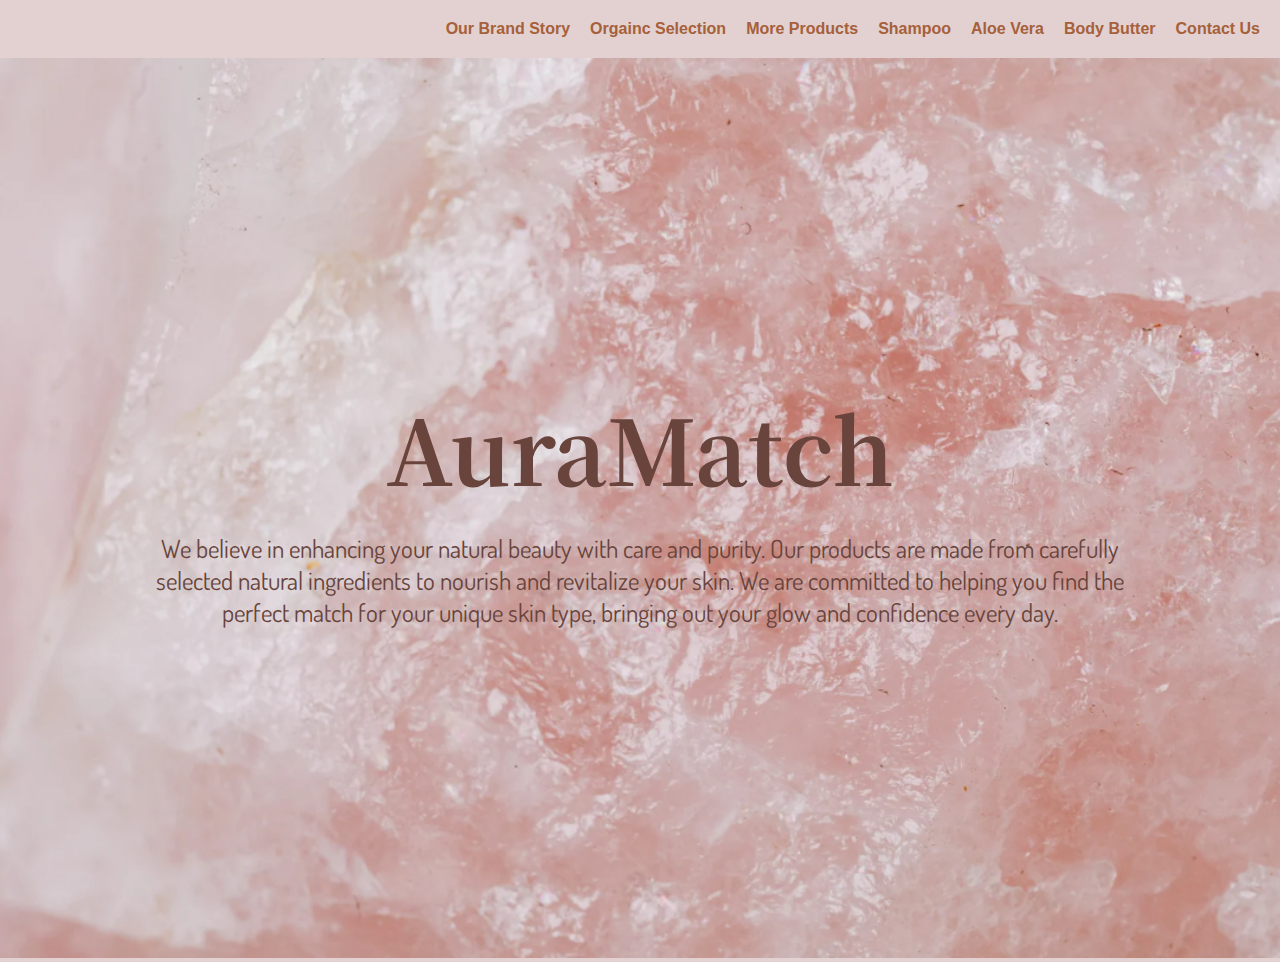
<file: Index.html>
<!DOCTYPE html>
<html lang="en">

<head>
    <meta charset="UTF-8">
    <meta name="viewport" content="width=device-width, initial-scale=1.0">
    <title>AuraMatch</title>
    <link rel="preconnect" href="https://fonts.googleapis.com">
    <link rel="preconnect" href="https://fonts.gstatic.com" crossorigin>
    <link
        href="https://fonts.googleapis.com/css2?family=Dosis:wght@200..800&family=Noto+Serif+JP:wght@200..900&display=swap"
        rel="stylesheet">
    <link rel="stylesheet" href="style.css">
</head>

<body>
    <nav id="navbar">
        <ul class="navbar_list">
            <li><a href="./pages/brandStory.html">Our Brand Story</a></li>
            <li><a href="./pages/organic.html">Orgainc Selection</a></li>
            <li><a href="./pages/moreProducts.html">More Products</a></li>
            <li><a href="./pages/shampoo.html">Shampoo</a></li>
            <li><a href="./pages/aloeVera.html">Aloe Vera</a></li>
            <li><a href="./pages/bodyButter.html">Body Butter</a></li>
            <li><a href="./pages/contact.html">Contact Us</a></li>
        </ul>
    </nav>

    <!-- HERO SECTION -->
    <header class="hero">

        <img src="images/hero.png" class="hero-img" alt="Hero Image">
        <div class="hero-text">
            <h1>AuraMatch</h1>
            <p>
                We believe in enhancing your natural beauty with care and purity.
                Our products are made from carefully selected natural ingredients to nourish and revitalize your skin.
                We are committed to helping you find the perfect match for your unique skin type, bringing out your
                glow and confidence every day.
            </p>


        </div>
    </header>

</body>

</html>
</file>
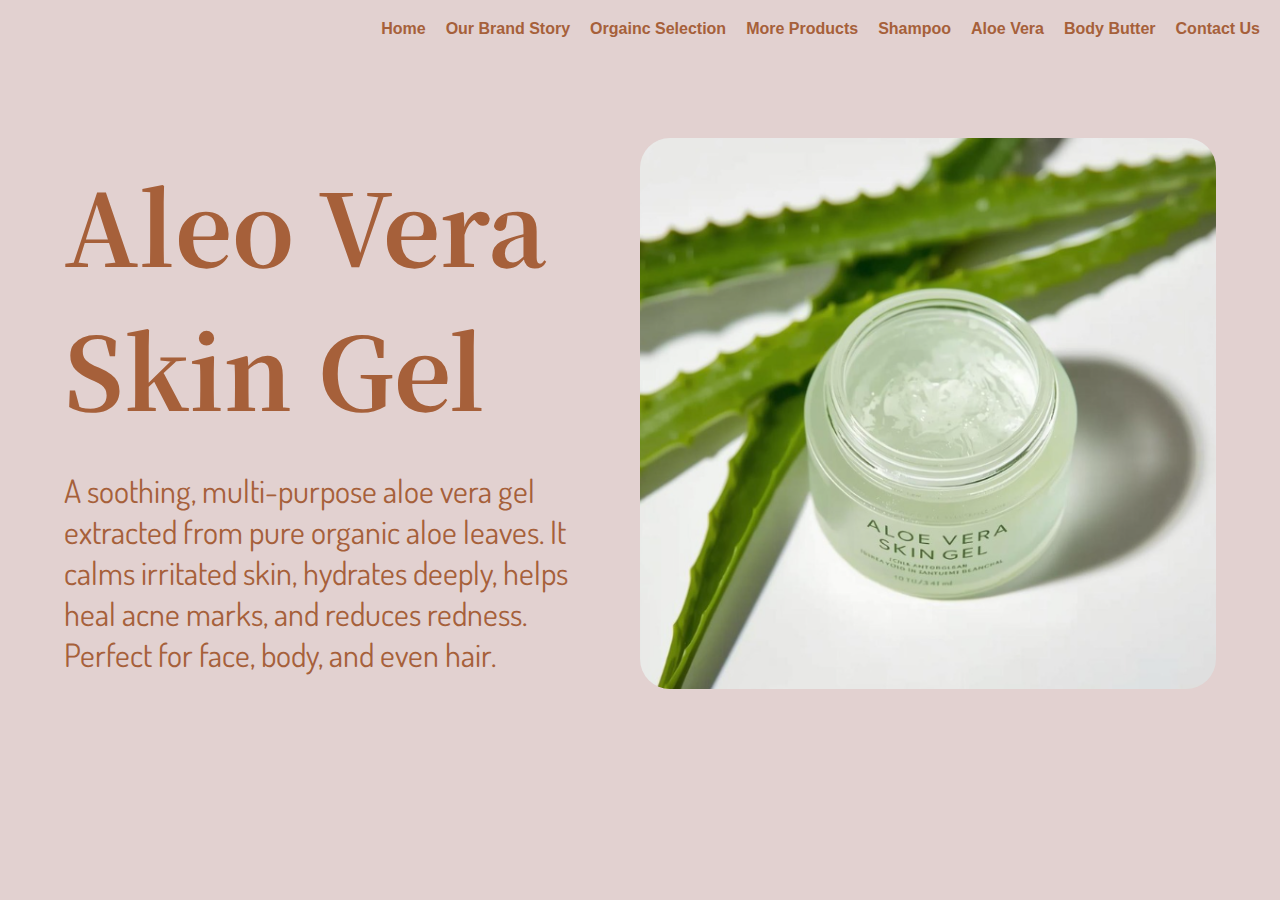
<file: pages/aloeVera.html>
<!DOCTYPE html>
<html lang="en">


<head>
    <meta charset="UTF-8">
    <meta name="viewport" content="width=device-width, initial-scale=1.0">
    <title>AuraMatch</title>
    <link rel="preconnect" href="https://fonts.googleapis.com">
    <link rel="preconnect" href="https://fonts.gstatic.com" crossorigin>
    <link
        href="https://fonts.googleapis.com/css2?family=Dosis:wght@200..800&family=Noto+Serif+JP:wght@200..900&display=swap"
        rel="stylesheet">
    <link rel="stylesheet" href="../style.css">
</head>


<body>
    <nav id="navbar">
        <ul class="navbar_list">
            <li><a href="../Index.html">Home</a></li>
            <li><a href="./brandStory.html">Our Brand Story</a></li>
            <li><a href="./organic.html">Orgainc Selection</a></li>
            <li><a href="./moreProducts.html">More Products</a></li>
            <li><a href="./shampoo.html">Shampoo</a></li>
            <li><a href="./aloeVera.html">Aloe Vera</a></li>
            <li><a href="./bodyButter.html">Body Butter</a></li>
            <li><a href="./contact.html">Contact Us</a></li>
        </ul>
    </nav>

    <section class="story">
        <div class="story-content">
            <h2>Aleo Vera Skin Gel</h2>
            <p>
                A soothing, multi-purpose aloe
                vera gel extracted from pure
                organic aloe leaves. It calms
                irritated skin, hydrates deeply,
                helps heal acne marks, and
                reduces redness. Perfect for
                face, body, and even hair.
            </p>
        </div>

        <img src="../images/aloe-gel.png" class="story-img" alt="Brand Story">
    </section>
</body>

</html>
</file>
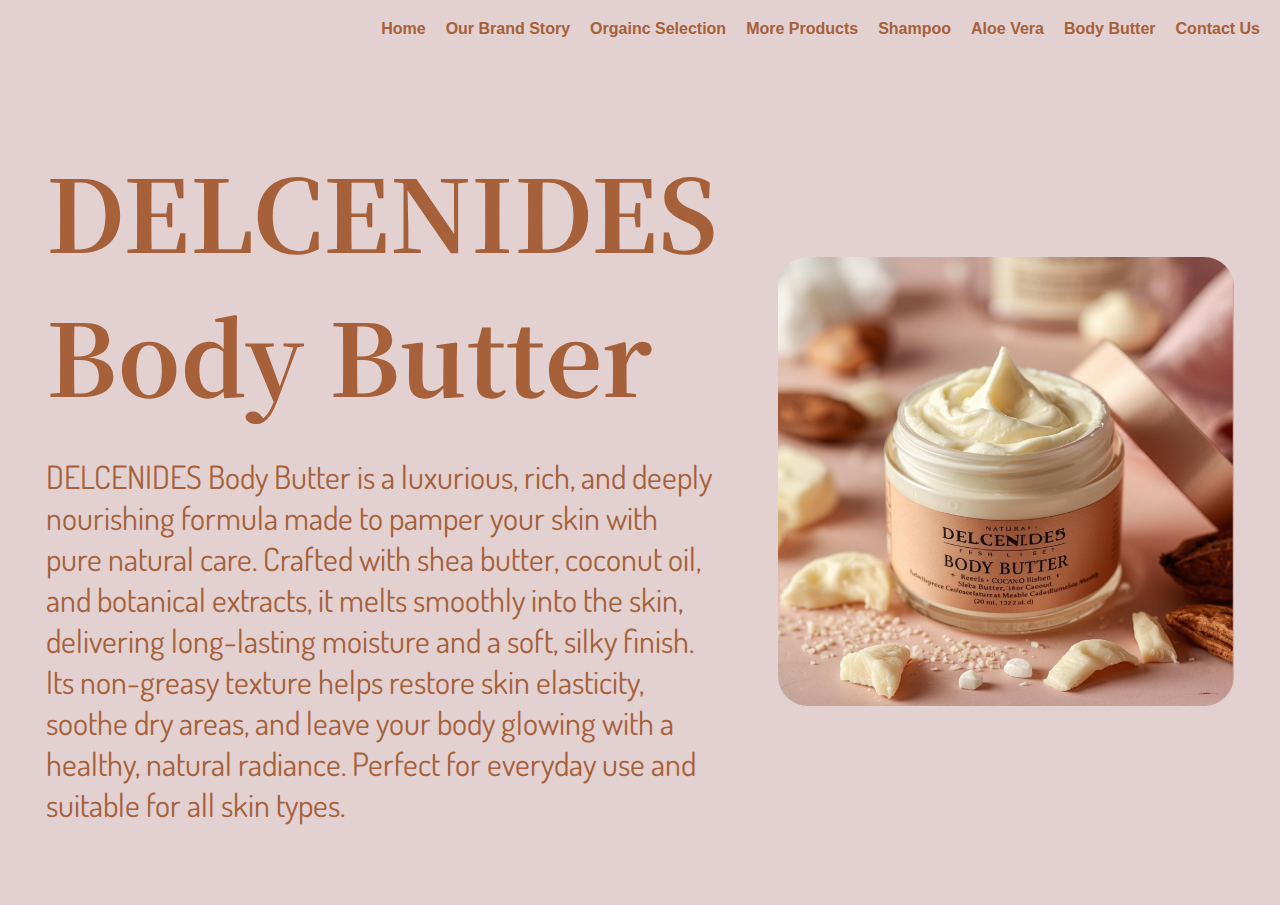
<file: pages/bodyButter.html>
<!DOCTYPE html>
<html lang="en">


<head>
    <meta charset="UTF-8">
    <meta name="viewport" content="width=device-width, initial-scale=1.0">
    <title>AuraMatch</title>
    <link rel="preconnect" href="https://fonts.googleapis.com">
    <link rel="preconnect" href="https://fonts.gstatic.com" crossorigin>
    <link
        href="https://fonts.googleapis.com/css2?family=Dosis:wght@200..800&family=Noto+Serif+JP:wght@200..900&display=swap"
        rel="stylesheet">
    <link rel="stylesheet" href="../style.css">
</head>


<body>
     <nav id="navbar">
        <ul class="navbar_list">
            <li><a href="../Index.html">Home</a></li>
            <li><a href="./brandStory.html">Our Brand Story</a></li>
            <li><a href="./organic.html">Orgainc Selection</a></li>
            <li><a href="./moreProducts.html">More Products</a></li>
            <li><a href="./shampoo.html">Shampoo</a></li>
            <li><a href="./aloeVera.html">Aloe Vera</a></li>
            <li><a href="./bodyButter.html">Body Butter</a></li>
            <li><a href="./contact.html">Contact Us</a></li>
        </ul>
    </nav>



    <section class="story">
        <div class="story-content">
            <h2>DELCENIDES Body Butter</h2>
            <p>
                DELCENIDES Body Butter is a luxurious, rich, and
                deeply nourishing formula made to pamper your
                skin with pure natural care. Crafted with shea
                butter, coconut oil, and botanical extracts, it melts
                smoothly into the skin, delivering long-lasting
                moisture and a soft, silky finish.

                Its non-greasy texture helps restore skin elasticity,
                soothe dry areas, and leave your body glowing with
                a healthy, natural radiance. Perfect for everyday
                use and suitable for all skin types.
            </p>
        </div>

        <img src="../images/body-butter.png" class="story-img" alt="Brand Story">
    </section>
</body>

</html>
</file>
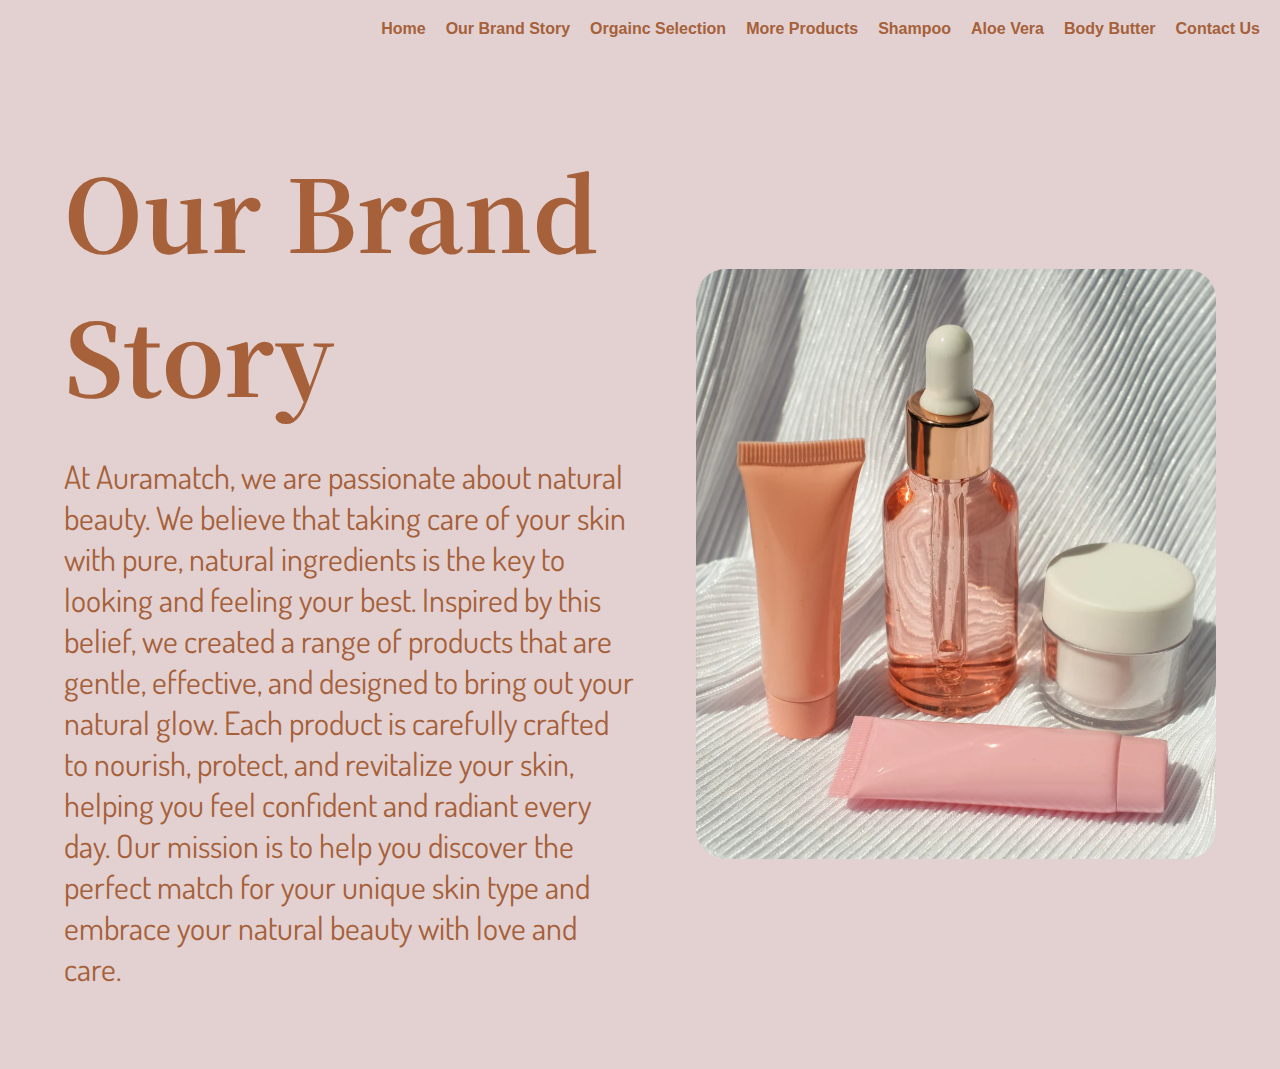
<file: pages/brandStory.html>
<!DOCTYPE html>
<html lang="en">

<head>
    <meta charset="UTF-8">
    <meta name="viewport" content="width=device-width, initial-scale=1.0">
    <title>AuraMatch</title>
    <link rel="preconnect" href="https://fonts.googleapis.com">
    <link rel="preconnect" href="https://fonts.gstatic.com" crossorigin>
    <link
        href="https://fonts.googleapis.com/css2?family=Dosis:wght@200..800&family=Noto+Serif+JP:wght@200..900&display=swap"
        rel="stylesheet">
    <link rel="stylesheet" href="../style.css">
</head>

<body>
     <nav id="navbar">
        <ul class="navbar_list">
            <li><a href="../Index.html">Home</a></li>
            <li><a href="./brandStory.html">Our Brand Story</a></li>
            <li><a href="./organic.html">Orgainc Selection</a></li>
            <li><a href="./moreProducts.html">More Products</a></li>
            <li><a href="./shampoo.html">Shampoo</a></li>
            <li><a href="./aloeVera.html">Aloe Vera</a></li>
            <li><a href="./bodyButter.html">Body Butter</a></li>
            <li><a href="./contact.html">Contact Us</a></li>
        </ul>
    </nav>

    <section class="story">
        <div class="story-content">
            <h2>Our Brand Story</h2>
            <p>
                At Auramatch, we are passionate about natural beauty.
                We believe that taking care of your skin with pure, natural ingredients is the key to looking and
                feeling your best.
                Inspired by this belief, we created a range of products that are gentle, effective, and designed to
                bring out your natural glow.
                Each product is carefully crafted to nourish, protect, and revitalize your skin, helping you feel
                confident and radiant every day.
                Our mission is to help you discover the perfect match for your unique skin type and embrace your natural
                beauty with love and care.
            </p>
        </div>

        <img src="../images/brand-story.png" class="story-img" alt="Brand Story">
    </section>

</body>

</html>
</file>
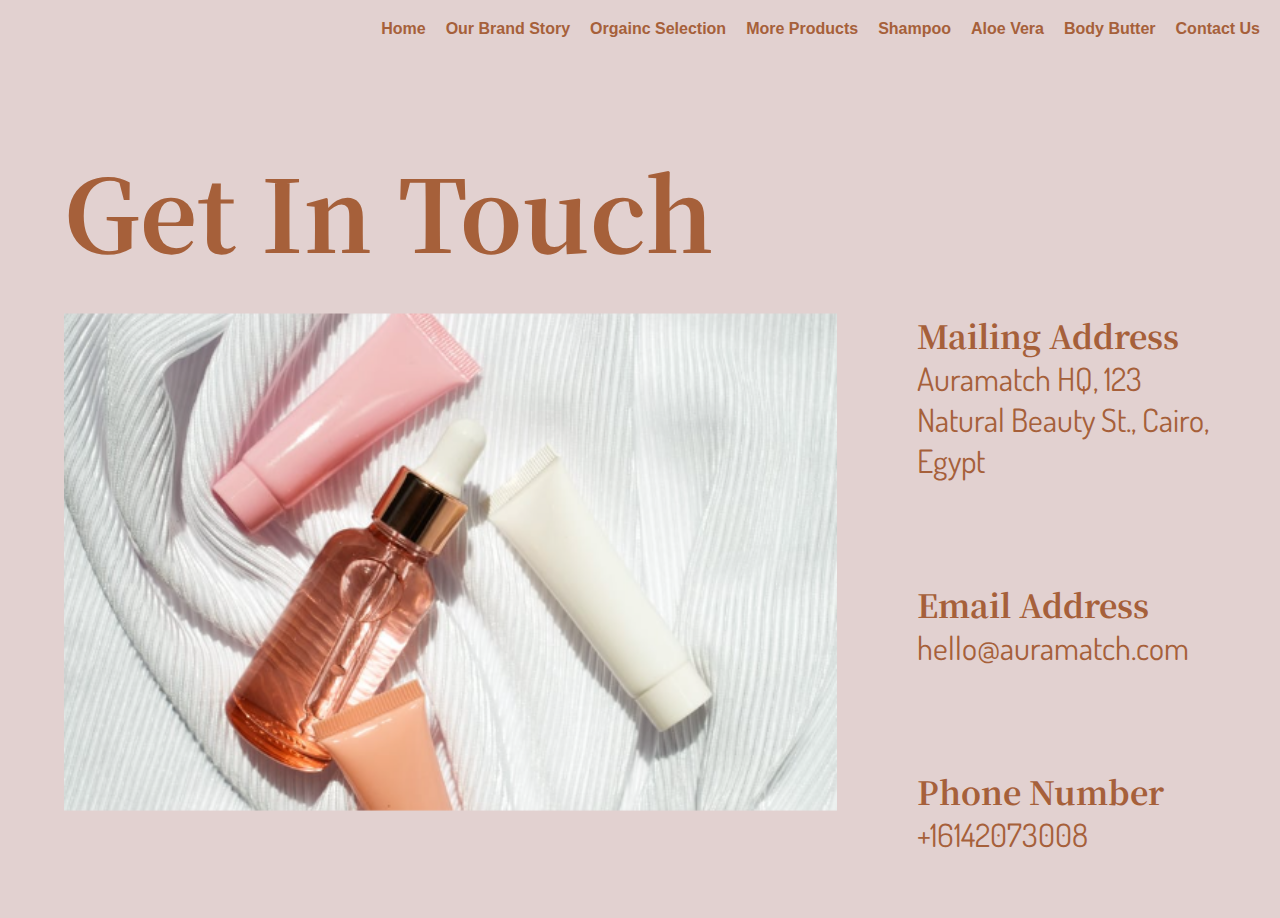
<file: pages/contact.html>
<!DOCTYPE html>
<html lang="en">


<head>
    <meta charset="UTF-8">
    <meta name="viewport" content="width=device-width, initial-scale=1.0">
    <title>AuraMatch</title>
    <link rel="preconnect" href="https://fonts.googleapis.com">
    <link rel="preconnect" href="https://fonts.gstatic.com" crossorigin>
    <link
        href="https://fonts.googleapis.com/css2?family=Dosis:wght@200..800&family=Noto+Serif+JP:wght@200..900&display=swap"
        rel="stylesheet">
    <link rel="stylesheet" href="../style.css">
</head>


<body>
     <nav id="navbar">
        <ul class="navbar_list">
            <li><a href="../Index.html">Home</a></li>
            <li><a href="./brandStory.html">Our Brand Story</a></li>
            <li><a href="./organic.html">Orgainc Selection</a></li>
            <li><a href="./moreProducts.html">More Products</a></li>
            <li><a href="./shampoo.html">Shampoo</a></li>
            <li><a href="./aloeVera.html">Aloe Vera</a></li>
            <li><a href="./bodyButter.html">Body Butter</a></li>
            <li><a href="./contact.html">Contact Us</a></li>
        </ul>
    </nav>

    <section class="story">

        <div class="contact">
            <div class="contact_detils">
                <h2>Get In Touch</h2>
            </div>


            <div class="contact_info">
                <img src="../images/contact.png" class="contact-img" alt="Brand Story">
                <div class="contact-details">
                    <div>
                        <h1>Mailing Address</h1>
                        <p>Auramatch HQ, 123 Natural Beauty St., Cairo, Egypt
                        </p>
                    </div>
                    <div>
                        <h1>Email Address</h1>
                        <p>hello@auramatch.com</p>
                    </div>
                    <div>
                        <h1>Phone Number</h1>
                        <p>+16142073008</p>
                    </div>
                </div>

            </div>
        </div>


    </section>
</body>

</html>
</file>
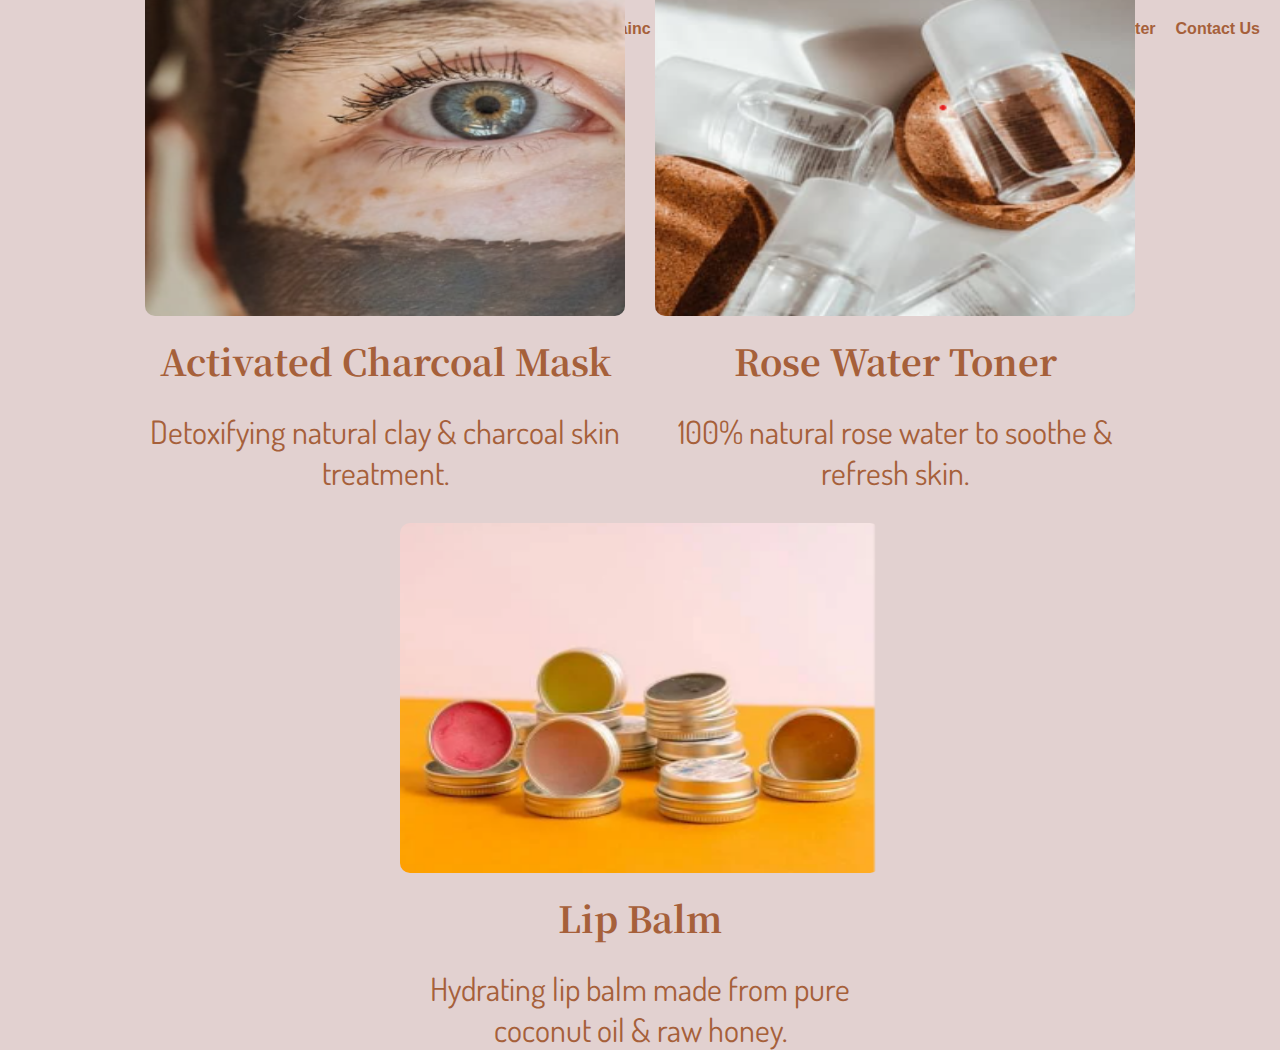
<file: pages/moreProducts.html>
<!DOCTYPE html>
<html lang="en">

<head>
    <meta charset="UTF-8">
    <meta name="viewport" content="width=device-width, initial-scale=1.0">
    <title>AuraMatch</title>
    <link rel="preconnect" href="https://fonts.googleapis.com">
    <link rel="preconnect" href="https://fonts.gstatic.com" crossorigin>
    <link
        href="https://fonts.googleapis.com/css2?family=Dosis:wght@200..800&family=Noto+Serif+JP:wght@200..900&display=swap"
        rel="stylesheet">
    <link rel="stylesheet" href="../style.css">
</head>

<body>
    <nav id="navbar">
        <ul class="navbar_list">
            <li><a href="../Index.html">Home</a></li>
            <li><a href="./brandStory.html">Our Brand Story</a></li>
            <li><a href="./organic.html">Orgainc Selection</a></li>
            <li><a href="./moreProducts.html">More Products</a></li>
            <li><a href="./shampoo.html">Shampoo</a></li>
            <li><a href="./aloeVera.html">Aloe Vera</a></li>
            <li><a href="./bodyButter.html">Body Butter</a></li>
            <li><a href="./contact.html">Contact Us</a></li>
        </ul>
    </nav>

    <!-- MORE PRODUCTS -->
    <section class="products more">
        <div class="grid">

            <div class="product">
                <img src="../images/charcoal-mask.png">
                <div class="product_details">
                    <h3>Activated Charcoal Mask</h3>
                    <p>Detoxifying natural clay & charcoal skin treatment.</p>
                </div>
            </div>



            <div class="product">
                <img src="../images/rose-water.png">
                <div class="product_details">
                    <h3>Rose Water Toner</h3>
                    <p>100% natural rose water to soothe & refresh skin.</p>
                </div>
            </div>

            <div class="product">
                <img src="../images/lip-balm.png">
                <div class="product_details">
                    <h3>Lip Balm</h3>
                    <p>Hydrating lip balm made from pure coconut oil & raw honey.</p>
                </div>
            </div>


        </div>
    </section>

</body>

</html>
</file>
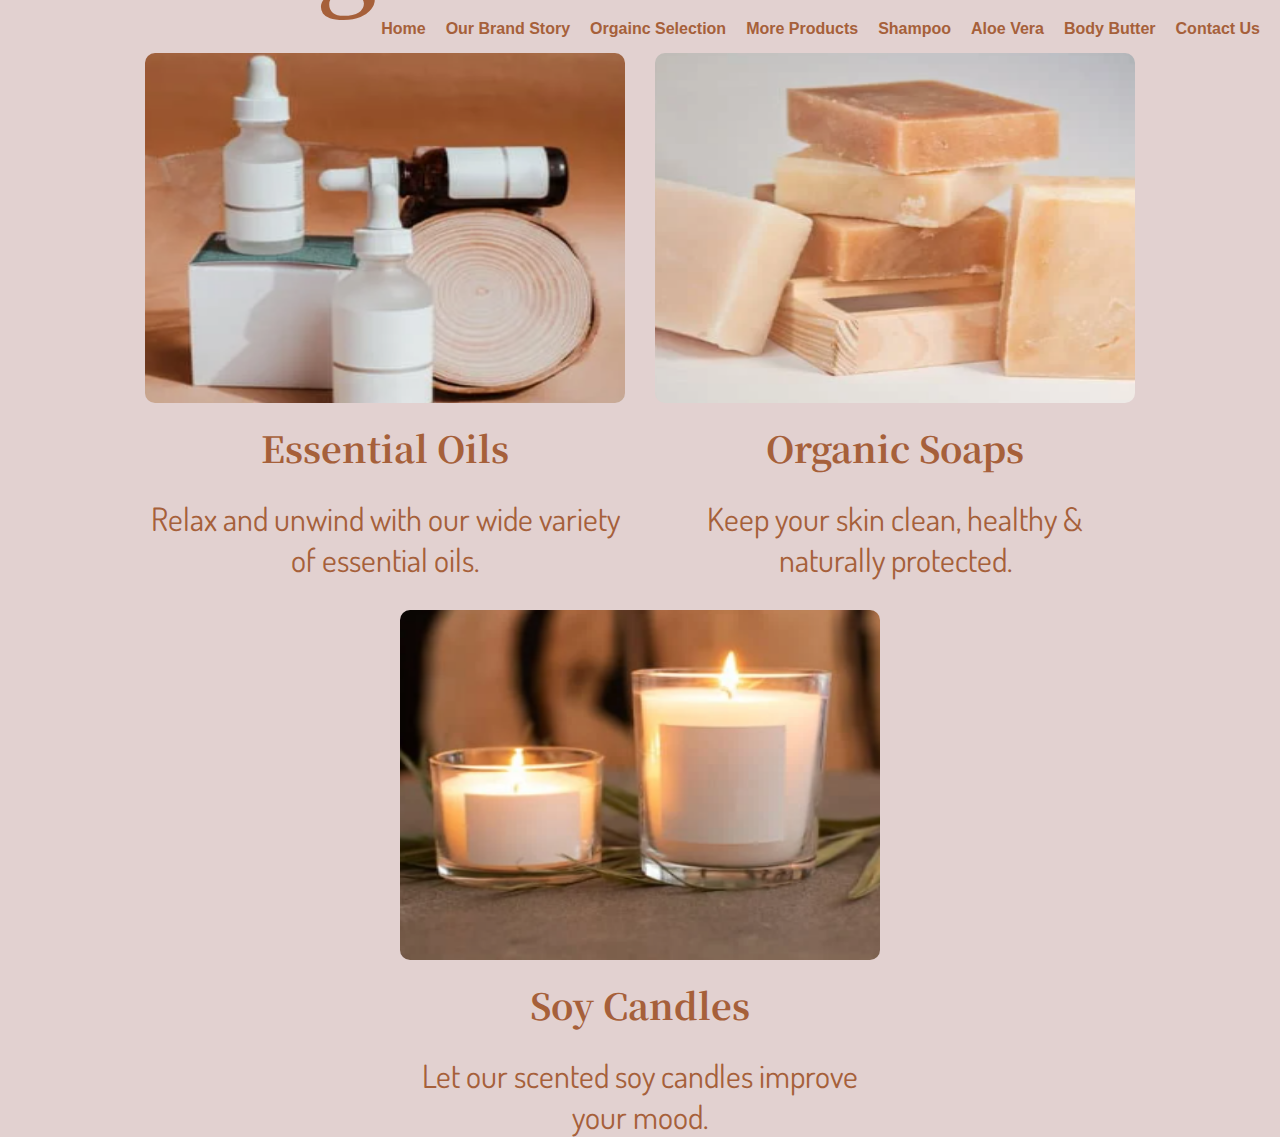
<file: pages/organic.html>
<!DOCTYPE html>
<html lang="en">

<head>
    <meta charset="UTF-8">
    <meta name="viewport" content="width=device-width, initial-scale=1.0">
    <title>AuraMatch</title>
    <link rel="preconnect" href="https://fonts.googleapis.com">
    <link rel="preconnect" href="https://fonts.gstatic.com" crossorigin>
    <link
        href="https://fonts.googleapis.com/css2?family=Dosis:wght@200..800&family=Noto+Serif+JP:wght@200..900&display=swap"
        rel="stylesheet">
    <link rel="stylesheet" href="../style.css">
</head>


<body>
    <nav id="navbar">
        <ul class="navbar_list">
            <li><a href="../Index.html">Home</a></li>
            <li><a href="./brandStory.html">Our Brand Story</a></li>
            <li><a href="./organic.html">Orgainc Selection</a></li>
            <li><a href="./moreProducts.html">More Products</a></li>
            <li><a href="./shampoo.html">Shampoo</a></li>
            <li><a href="./aloeVera.html">Aloe Vera</a></li>
            <li><a href="./bodyButter.html">Body Butter</a></li>
            <li><a href="./contact.html">Contact Us</a></li>
        </ul>
    </nav>

    <section class="products">
        <div>
            <h2>Organic Selection</h2>
            <div class="grid">
                <div class="product">
                    <img src="../images/essential-oils.png">
                    <h3>Essential Oils</h3>
                    <p>Relax and unwind with our wide variety of essential oils.</p>
                </div>

                <div class="product">
                    <img src="../images/organic-soap.png">
                    <h3>Organic Soaps</h3>
                    <p>Keep your skin clean, healthy & naturally protected.</p>
                </div>

                <div class="product">
                    <img src="../images/soy-candles.png">
                    <h3>Soy Candles</h3>
                    <p>Let our scented soy candles improve your mood.</p>
                </div>
            </div>
        </div>
    </section>
</body>

</html>
</file>
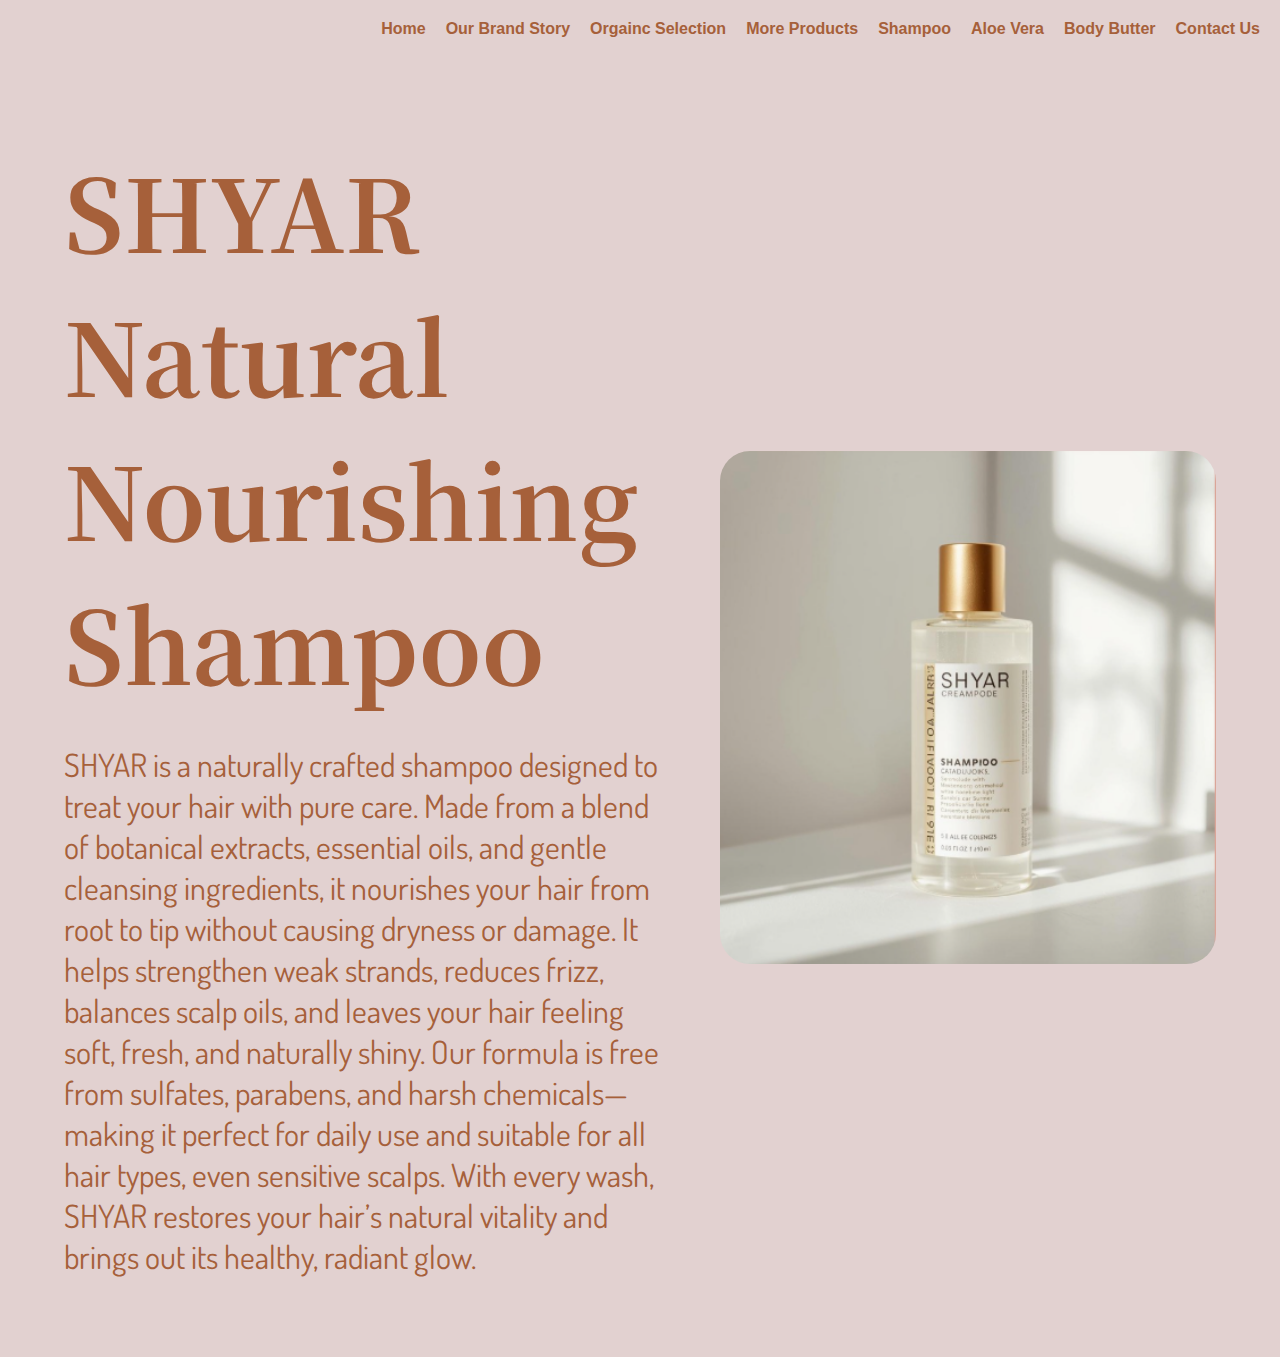
<file: pages/shampoo.html>
<!DOCTYPE html>
<html lang="en">

<head>
    <meta charset="UTF-8">
    <meta name="viewport" content="width=device-width, initial-scale=1.0">
    <title>AuraMatch</title>
    <link rel="preconnect" href="https://fonts.googleapis.com">
    <link rel="preconnect" href="https://fonts.gstatic.com" crossorigin>
    <link
        href="https://fonts.googleapis.com/css2?family=Dosis:wght@200..800&family=Noto+Serif+JP:wght@200..900&display=swap"
        rel="stylesheet">
    <link rel="stylesheet" href="../style.css">
</head>

<body>
    <nav id="navbar">
        <ul class="navbar_list">
            <li><a href="../Index.html">Home</a></li>
            <li><a href="./brandStory.html">Our Brand Story</a></li>
            <li><a href="./organic.html">Orgainc Selection</a></li>
            <li><a href="./moreProducts.html">More Products</a></li>
            <li><a href="./shampoo.html">Shampoo</a></li>
            <li><a href="./aloeVera.html">Aloe Vera</a></li>
            <li><a href="./bodyButter.html">Body Butter</a></li>
            <li><a href="./contact.html">Contact Us</a></li>
        </ul>
    </nav>
    <!-- SHAMPOO SECTION -->
    <section class="story reverse">
        <img src="../images/shampoo.png" class="story-img">

        <div class="story-content">
            <h2>SHYAR Natural Nourishing Shampoo</h2>
            <p>
                SHYAR is a naturally crafted shampoo designed to treat your
                hair with pure care. Made from a blend of botanical extracts,
                essential oils, and gentle cleansing ingredients, it nourishes
                your hair from root to tip without causing dryness or damage.

                It helps strengthen weak strands, reduces frizz, balances scalp
                oils, and leaves your hair feeling soft, fresh, and naturally
                shiny.

                Our formula is free from sulfates, parabens, and harsh
                chemicals—making it perfect for daily use and suitable for all
                hair types, even sensitive scalps.

                With every wash, SHYAR restores your hair’s natural vitality
                and brings out its healthy, radiant glow.
            </p>
        </div>
    </section>
</body>

</html>
</file>
<file: style.css>
* {
    margin: 0;
    padding: 0;
    box-sizing: border-box;
    font-family: sans-serif;
}

body {
    background: #e2d1d0;
    color: #a6603a;
}

p {
    font-family: "Dosis", sans-serif;
    font-size: xx-large;
}

h1,
h2,
h3,
h4 {
    font-family: "Noto Serif JP", serif;
}


h2 {
    font-size: 100px;
    margin-bottom: 30px;
}


ul,
li {
    list-style: none;
}

a {
    text-decoration: none;
    color: inherit;
}


/* nav bar */

#navbar {
    padding: 20px;
    display: flex;
    width: 100%;
    justify-content: end;
    align-items: center;
}

.navbar_list {
    display: flex;
    justify-content: center;
    align-items: center;
    gap: 20px;
    font-weight: 600;
}


/* HERO */
.hero {
    position: relative;
}

.hero-img {
    width: 100%;
    height: 100vh;
    object-fit: cover;
}

.hero-text {
    position: absolute;
    top: 50%;
    left: 50%;
    transform: translate(-50%, -50%);
    color: #69443c;
    text-align: center;
    width: 80%;
}

.hero-text h1 {
    font-size: 90px;
    margin-bottom: 20px;
}

.hero-text p {
    font-size: 25px;
    margin-bottom: 10px;
}



/* STORY SECTION */
.story {
    display: flex;
    align-items: center;
    justify-content: center;
    padding: 80px 5%;
    gap: 60px;
}

.story.reverse {
    flex-direction: row-reverse;
}

.story-img {
    width: 50%;
    border-radius: 30px;
}

.story-content {
    width: 60%;
}



/* PRODUCT GRID */
.products {
    text-align: center;
    display: flex;
    justify-content: center;
    align-items: center;
    height: 100vh;

}

.products h3 {
    font-size: 36px;
    margin-bottom: 25px;
}

.grid {
    display: flex;
    gap: 30px;
    justify-content: center;
    flex-wrap: wrap;
}

.product {
    width: 480px;
}

.product img {
    width: 100%;
    height: 350px;
    border-radius: 10px;
    margin-bottom: 15px;
}

.product_details {
    display: flex;
    flex-direction: column;
}


/* Contact */

.contact {
    display: flex;
    flex-direction: column;
    width: 100vw;
    height: 700px;
}

.contact_detils {
    width: 800px;
}

.contact-img {
    height: 500px;
}

.contact_info {
    display: flex;
    justify-content: start;
    align-items: start;
    gap: 80px;
}

.contact-details {
    display: flex;
    flex-direction: column;
    gap: 100px;
}
</file>
